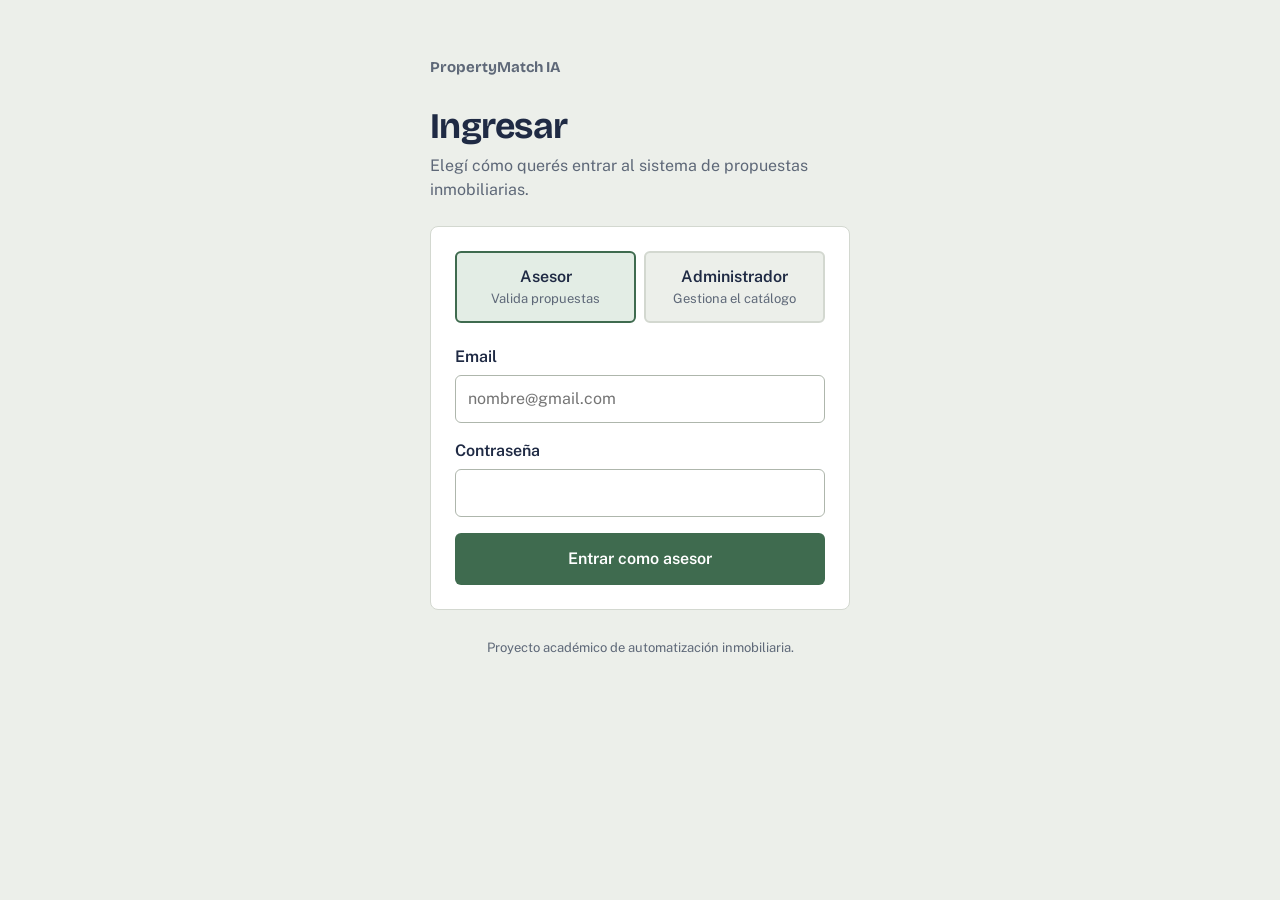
<file: index.html>
<!DOCTYPE html>
<html lang="es">
<head>
<meta charset="UTF-8">
<meta name="viewport" content="width=device-width, initial-scale=1">
<title>Ingresar · PropertyMatch IA</title>
<link rel="preconnect" href="https://fonts.googleapis.com">
<link rel="preconnect" href="https://fonts.gstatic.com" crossorigin>
<link href="https://fonts.googleapis.com/css2?family=Bricolage+Grotesque:opsz,wght@12..96,500;12..96,700&family=Public+Sans:wght@400;500;600&display=swap" rel="stylesheet">
<link rel="stylesheet" href="pm.css">
<style>
  .wrap { max-width: 460px; margin: 0 auto; padding: 56px 20px 48px; }
  h1 { font-weight: 700; font-size: clamp(28px, 7vw, 36px); line-height: 1.1; letter-spacing: -0.02em; margin: 0 0 8px; }
  .lead { color: var(--muted); margin: 0 0 24px; }
  .card { background: var(--paper); border: 1px solid var(--line); border-radius: 8px; padding: 24px; }

  .roles { display: grid; grid-template-columns: 1fr 1fr; gap: 8px; margin: 0 0 22px; }
  .roles input { position: absolute; opacity: 0; pointer-events: none; }
  .roles label {
    margin: 0; padding: 12px; text-align: center; cursor: pointer;
    border: 2px solid var(--line); border-radius: 6px; background: var(--ground);
  }
  .roles label small { display: block; font-weight: 400; color: var(--muted); font-size: 13px; }
  .roles input:checked + label { border-color: var(--ok); background: var(--ok-soft); }
  .roles input:focus-visible + label { outline: 3px solid #7FA8E8; outline-offset: 2px; }

  .campo { margin: 0 0 16px; }
  .hint { font-size: 13px; color: var(--muted); margin: 6px 0 0; }
  .card .btn-ok { width: 100%; }
  .sesion { margin: 0 0 20px; }
  .sesion p { margin: 0 0 12px; }
  .sesion .acciones { display: flex; gap: 10px; flex-wrap: wrap; }
  footer { margin-top: 28px; font-size: 13px; color: var(--muted); text-align: center; }
</style>
</head>
<body>
<main class="wrap">
  <header class="topbar"><p class="brand">PropertyMatch IA</p></header>
  <div id="demoNote" class="demo" hidden>
    Modo demo: datos de ejemplo, no se toca la base real.<br>
    Asesor: <code>sofia.fernandez@elartefacto.com</code> · Administrador: usuario <code>propertymatchia</code><br>
    Contraseña en ambos casos: <code>demo</code>
  </div>

  <h1>Ingresar</h1>
  <p class="lead">Elegí cómo querés entrar al sistema de propuestas inmobiliarias.</p>

  <section class="card">
    <div id="sesion" class="sesion" hidden>
      <p>Ya ingresaste como <strong id="sesionNombre"></strong>.</p>
      <div class="acciones">
        <a id="sesionIr" class="btn btn-ok" href="#">Continuar</a>
        <button id="sesionSalir" class="btn btn-line" type="button">Cerrar sesión</button>
      </div>
    </div>

    <div id="formularios">
      <div class="roles" role="radiogroup" aria-label="Tipo de acceso">
        <input type="radio" name="rol" id="rolAsesor" value="asesor" checked>
        <label for="rolAsesor">Asesor<small>Valida propuestas</small></label>
        <input type="radio" name="rol" id="rolAdmin" value="administrador">
        <label for="rolAdmin">Administrador<small>Gestiona el catálogo</small></label>
      </div>

      <form id="formLogin" novalidate>
        <div class="campo">
          <label for="usuario" id="lblUsuario">Email</label>
          <input type="text" id="usuario" autocomplete="username" autocapitalize="none" spellcheck="false" inputmode="email" placeholder="nombre@gmail.com" required>
        </div>
        <div class="campo">
          <label for="clave">Contraseña</label>
          <input type="password" id="clave" autocomplete="current-password" required>
        </div>
        <button type="submit" class="btn btn-ok" id="btnEntrar">Entrar como asesor</button>
      </form>

      <p id="error" class="msg err" role="alert" hidden></p>
    </div>
  </section>

  <footer>Proyecto académico de automatización inmobiliaria.</footer>
</main>

<script src="auth.js"></script>
<script>
const $ = id => document.getElementById(id);
const params = new URLSearchParams(location.search);
const demo = params.get("demo") === "1";
const next = PM.destinoSeguro(params.get("next"));

if (demo) $("demoNote").hidden = false;

/* Si ya hay una sesión abierta, ofrece continuar o cerrarla. */
const actual = PM.get();
if (actual) {
  $("formularios").hidden = true;
  $("sesion").hidden = false;
  $("sesionNombre").textContent = `${actual.nombre} (${actual.rol})`;
  $("sesionIr").href = next && actual.rol === "asesor" ? next : PM.home(actual.rol);
  $("sesionSalir").addEventListener("click", () => { PM.clear(); location.reload(); });
}

/* Cambio de rol */
const rolElegido = () => ($("rolAdmin").checked ? "administrador" : "asesor");
function mostrarRol() {
  const admin = rolElegido() === "administrador";
  $("btnEntrar").textContent = admin ? "Entrar como administrador" : "Entrar como asesor";
  $("lblUsuario").textContent = admin ? "Usuario" : "Email";
  $("usuario").placeholder = admin ? "" : "nombre@gmail.com";
  $("usuario").inputMode = admin ? "text" : "email";
  $("error").hidden = true;
  $("usuario").focus();
}
$("rolAsesor").addEventListener("change", mostrarRol);
$("rolAdmin").addEventListener("change", mostrarRol);

function error(texto) {
  $("error").textContent = texto;
  $("error").hidden = false;
}

$("formLogin").addEventListener("submit", async e => {
  e.preventDefault();
  const rol = rolElegido();
  const usuario = $("usuario").value.trim();
  const password = $("clave").value;
  if (!usuario || !password) return error(rol === "administrador" ? "Ingresá usuario y contraseña." : "Ingresá tu email y tu contraseña.");
  const boton = $("btnEntrar");
  boton.disabled = true;
  $("error").hidden = true;
  const r = await PM.api("login", { usuario, password, rol }, { demo });
  boton.disabled = false;
  if (!r.ok) { $("clave").value = ""; return error(r.error || "No se pudo ingresar."); }
  if (rol === "administrador") {
    PM.set({ rol, nombre: r.nombre || "Administrador", token: r.token, exp: r.exp, demo });
    location.replace(PM.home(rol));
  } else {
    PM.set({ rol, nombre: r.asesor.nombre, asesor_id: r.asesor.id, zona: r.asesor.zona, usuario: r.asesor.usuario, exp: r.exp, demo });
    location.replace(next || PM.home(rol));
  }
});
</script>
</body>
</html>
</file>
<file: pm.css>
/* Estilos compartidos de index.html (login) y admin.html */
:root {
  --ink: #1F2A44; --muted: #5E6878; --paper: #FFFFFF; --ground: #ECEFEA; --line: #D3D8D0;
  --ok: #3F6B4F; --ok-soft: #E3EDE5; --no: #9A3B32; --no-soft: #F5E4E1; --warn-soft: #FFF4D6;
  --display: "Bricolage Grotesque", "Segoe UI", system-ui, sans-serif;
  --body: "Public Sans", "Segoe UI", system-ui, sans-serif;
}
*, *::before, *::after { box-sizing: border-box; }
html, body { margin: 0; }
body { background: var(--ground); color: var(--ink); font-family: var(--body); font-size: 16px; line-height: 1.5; -webkit-font-smoothing: antialiased; }
[hidden] { display: none !important; }
h1, h2, h3 { font-family: var(--display); margin: 0; }
a { color: var(--ink); }

.topbar { display: flex; justify-content: space-between; align-items: center; gap: 12px; flex-wrap: wrap; margin: 0 0 28px; }
.brand { font-family: var(--display); font-weight: 700; font-size: 15px; color: var(--muted); margin: 0; }
.who { font-size: 14px; color: var(--muted); display: flex; gap: 12px; align-items: center; }

button, .btn {
  font: inherit; font-weight: 600; border-radius: 6px; padding: 12px 18px; cursor: pointer;
  border: 2px solid transparent; background: var(--paper); color: var(--ink);
}
.btn-ok { background: var(--ok); color: #fff; }
.btn-line { border-color: var(--line); }
.btn-no { color: var(--no); border-color: var(--no); background: var(--paper); }
.btn-sm { padding: 6px 10px; font-size: 14px; }
.link-btn { background: none; border: 0; padding: 0; text-decoration: underline; font-size: 14px; }
button:disabled { opacity: .45; cursor: not-allowed; }
button:focus-visible, input:focus-visible, select:focus-visible, textarea:focus-visible, a:focus-visible {
  outline: 3px solid #7FA8E8; outline-offset: 2px;
}

label { display: block; font-weight: 600; margin: 0 0 6px; }
input[type=text], input[type=email], input[type=password], input[type=number], input[type=url], select, textarea {
  width: 100%; font: inherit; color: var(--ink); background: var(--paper);
  border: 1px solid #AEB6AC; border-radius: 6px; padding: 11px 12px;
}
textarea { min-height: 84px; resize: vertical; }

.msg { border-radius: 6px; padding: 10px 12px; font-size: 14px; margin: 14px 0 0; }
.msg.err { background: var(--no-soft); border: 1px solid var(--no); color: var(--no); }
.msg.ok { background: var(--ok-soft); border: 1px solid var(--ok); color: var(--ok); }
.demo { font-size: 13px; background: var(--warn-soft); border: 1px solid #E8D28A; border-radius: 6px; padding: 8px 12px; margin: 0 0 20px; }
@media (prefers-reduced-motion: reduce) { * { transition: none !important; } }
</file>
